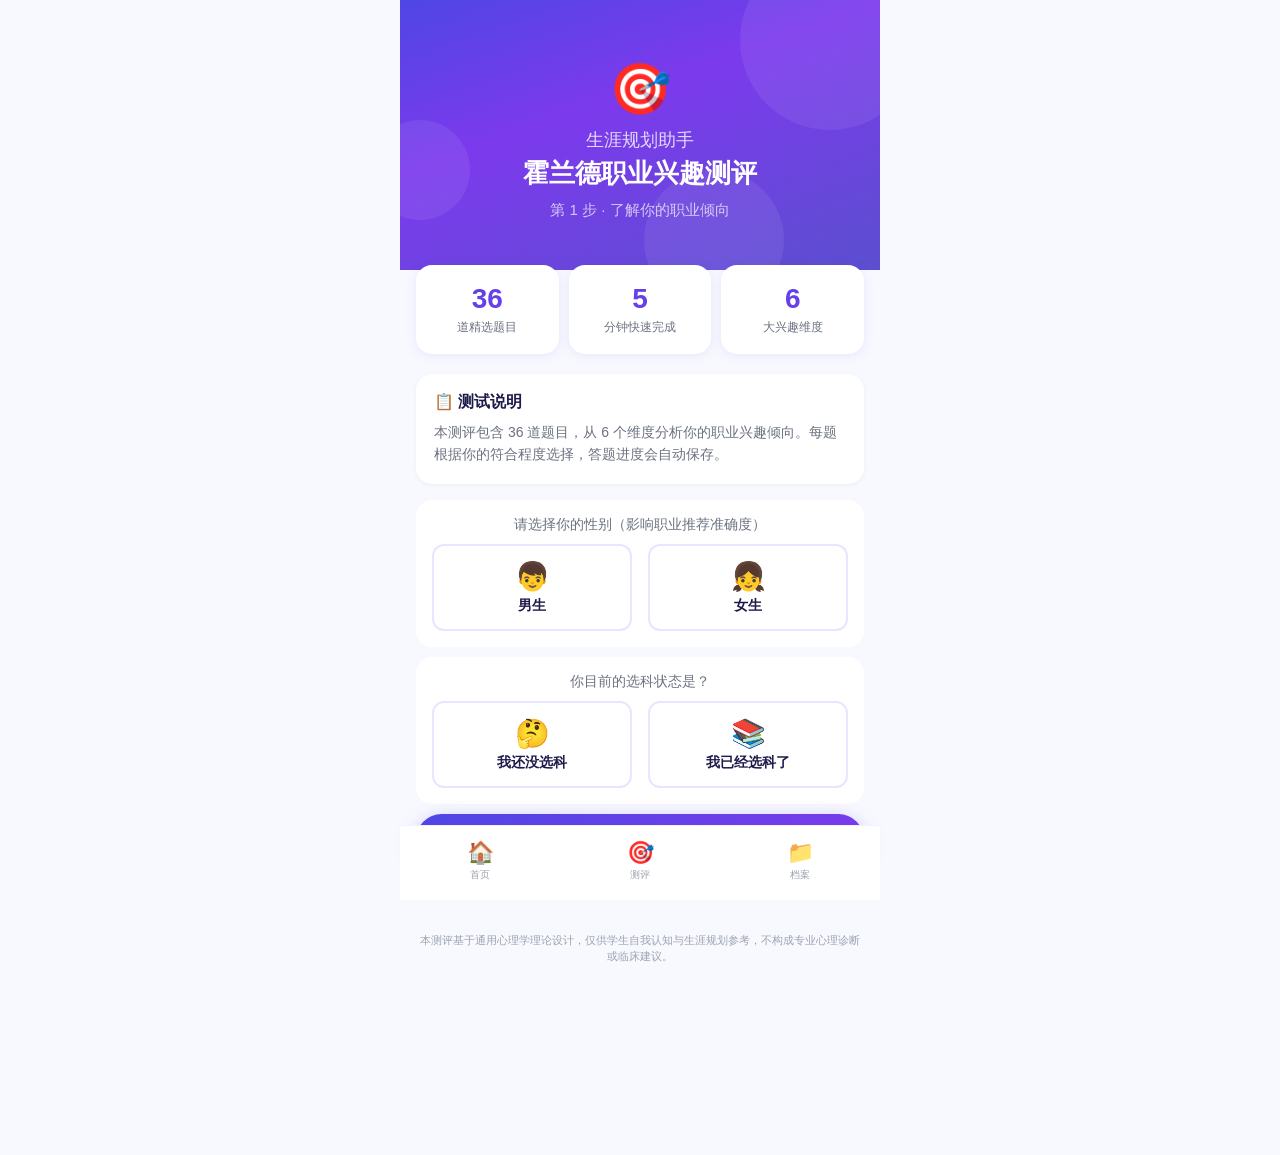
<file: index.html>
<!DOCTYPE html>
<html lang="zh-CN">
<head>
<meta charset="UTF-8">
<meta name="viewport" content="width=device-width, initial-scale=1.0, maximum-scale=1.0, user-scalable=no">
<title>生涯规划助手</title>
<style>
/* 生涯规划助手 Web版 样式 */
:root {
  --primary: #4F46E5; --primary-light: #7C73FF; --primary-dark: #4338CA;
  --primary-bg: #EEF2FF; --gradient-primary: linear-gradient(135deg, #4F46E5, #7C3AED);
  --gradient-hero: linear-gradient(160deg, #4F46E5 0%, #7C3AED 40%, #5B4FCF 100%);
  --success: #51CF66; --success-bg: #EBFBEE; --warning: #FFA94D; --warning-bg: #FFF4E6;
  --danger: #FF6B6B; --danger-bg: #FFF0F0; --info: #6366F1; --info-bg: #EDE9FE;
  --text: #1E1B4B; --text2: #6B7280; --text3: #9CA3AF; --bg: #F8F9FF; --white: #FFF;
  --border: #E8E5FF; --shadow: 0 2px 12px rgba(91,79,207,0.1);
  --radius: 12px; --radius-lg: 16px; --radius-xl: 22px; --radius-full: 999px;
}
* { margin: 0; padding: 0; box-sizing: border-box; }
body { font-family: -apple-system, BlinkMacSystemFont, 'PingFang SC', 'Microsoft YaHei', sans-serif; font-size: 15px; color: var(--text); background: var(--bg); max-width: 480px; margin: 0 auto; min-height: 100vh; position: relative; }
.page { display: none; min-height: 100vh; padding-bottom: 100px; }
.page.active { display: block; }

/* ===== 通用 ===== */
.flex-between { display: flex; justify-content: space-between; align-items: center; }
.flex-center { display: flex; align-items: center; justify-content: center; }
.btn-primary, .btn-confirm, .btn-outline { display: block; width: 100%; padding: 14px 0; font-size: 17px; font-weight: 600; text-align: center; border-radius: var(--radius-full); border: none; cursor: pointer; }
.btn-confirm { background: var(--gradient-primary); color: #FFF; box-shadow: 0 6px 20px rgba(79,70,229,0.35); animation: pulse 2.5s infinite; }
.btn-primary { background: var(--gradient-primary); color: #FFF; }
.btn-outline { background: transparent; color: var(--primary); border: 2px solid var(--border); }
.btn-block { width: 100%; }
.btn-half { flex: 1; padding: 12px 0; font-size: 15px; }
@keyframes pulse { 0%,100% { box-shadow: 0 6px 20px rgba(79,70,229,0.35); } 50% { box-shadow: 0 6px 30px rgba(79,70,229,0.55); } }
.card { background: #FFF; border-radius: var(--radius-lg); padding: 20px; margin: 14px 16px; box-shadow: var(--shadow); }
.card-elevated { box-shadow: 0 4px 18px rgba(91,79,207,0.12); }
.block { margin: 0 16px 16px; }
.tag { display: inline-flex; align-items: center; padding: 4px 12px; border-radius: var(--radius-full); font-size: 12px; font-weight: 500; margin: 2px; }
.tag-blue { background: var(--primary-bg); color: var(--primary); }
.tag-green { background: var(--success-bg); color: #2F9E44; }
.tag-orange { background: var(--warning-bg); color: #E8590C; }
.tag-red { background: var(--danger-bg); color: #E03131; }
.tag-purple { background: var(--info-bg); color: var(--info); }
.divider { height: 1px; background: var(--border); margin: 16px 0; }
.disclaimer { padding: 10px 20px; font-size: 11px; color: var(--text3); text-align: center; line-height: 1.5; }
.section-label { font-size: 16px; font-weight: 600; display: block; margin-bottom: 10px; }
.section-hint { font-size: 13px; color: var(--text3); display: block; margin-bottom: 10px; }
.desc-text { font-size: 14px; color: var(--text2); line-height: 1.6; display: block; }
.mt-8 { margin-top: 8px; } .mt-12 { margin-top: 12px; } .mt-16 { margin-top: 16px; } .mt-20 { margin-top: 20px; } .mt-24 { margin-top: 24px; } .mt-32 { margin-top: 32px; }
.empty-state { text-align: center; padding: 60px 20px; }
.empty-icon { font-size: 50px; display: block; margin-bottom: 10px; }
.empty-text { font-size: 16px; color: var(--text3); display: block; }
.empty-desc { font-size: 13px; color: var(--text3); }

/* ===== Page Header ===== */
.page-header { background: var(--gradient-hero); padding: 40px 20px 48px; text-align: center; }
.page-header-title { font-size: 22px; font-weight: 700; color: #FFF; display: block; }
.page-header-sub { font-size: 14px; color: rgba(255,255,255,0.75); display: block; margin-top: 4px; }

/* ===== 欢迎页 ===== */
.landing-hero { position: relative; padding: 60px 20px 50px; overflow: hidden; background: var(--gradient-hero); }
.hero-shapes { position: absolute; inset: 0; }
.shape { position: absolute; border-radius: 50%; background: rgba(255,255,255,0.07); }
.s1 { width: 180px; height: 180px; top: -50px; right: -40px; }
.s2 { width: 100px; height: 100px; top: 120px; left: -30px; }
.s3 { width: 140px; height: 140px; bottom: -40px; right: 20%; }
.hero-center { position: relative; z-index: 1; text-align: center; }
.hero-emoji { font-size: 50px; display: block; margin-bottom: 10px; }
.hero-brand { font-size: 18px; color: rgba(255,255,255,0.8); display: block; }
.hero-title { font-size: 26px; font-weight: 800; color: #FFF; display: block; margin-top: 4px; }
.hero-desc { font-size: 15px; color: rgba(255,255,255,0.7); display: block; margin-top: 10px; }
.landing-info { display: flex; gap: 10px; padding: 20px 16px; margin-top: -25px; position: relative; z-index: 2; }
.info-card { flex: 1; background: #FFF; border-radius: var(--radius-lg); padding: 18px 10px; text-align: center; box-shadow: var(--shadow); }
.ic-num { font-size: 28px; font-weight: 800; background: var(--gradient-primary); -webkit-background-clip: text; -webkit-text-fill-color: transparent; display: block; }
.ic-label { font-size: 12px; color: var(--text2); display: block; margin-top: 4px; }
.landing-desc { margin: 0 16px 16px; background: #FFF; border-radius: var(--radius-lg); padding: 18px; box-shadow: 0 1px 4px rgba(0,0,0,0.05); }
.ld-title { font-size: 16px; font-weight: 600; display: block; margin-bottom: 8px; }
.ld-text { font-size: 14px; color: var(--text2); line-height: 1.6; display: block; }
.gender-select { margin: 0 16px 10px; background: #FFF; border-radius: var(--radius-lg); padding: 16px; }
.gs-label { font-size: 14px; color: var(--text2); display: block; margin-bottom: 10px; text-align: center; }
.gs-options { display: flex; gap: 16px; }
.gs-opt { flex: 1; text-align: center; padding: 14px; border-radius: var(--radius); border: 2px solid var(--border); cursor: pointer; transition: all 0.2s; }
.gs-active { border-color: var(--primary); background: var(--primary-bg); }
.gs-icon { font-size: 28px; display: block; }
.gs-text { font-size: 14px; font-weight: 600; display: block; margin-top: 4px; }
.landing-actions { padding: 0 16px 30px; text-align: center; }
.landing-tip { font-size: 12px; color: var(--text3); display: block; margin-top: 10px; }

/* ===== 测试页 ===== */
.progress-section { background: #fff; padding: 14px 20px; box-shadow: 0 1px 4px rgba(0,0,0,0.05); }
.progress-header { margin-bottom: 8px; }
.progress-label { font-size: 14px; color: var(--text2); }
.progress-count { font-size: 13px; color: var(--text3); }
.progress-bar-bg { height: 8px; background: #E5E7EB; border-radius: 4px; overflow: hidden; }
.progress-bar-fill { height: 100%; background: var(--gradient-primary); border-radius: 4px; transition: width 0.3s; }
.question-section { padding: 20px; }
.question-wrap { }
.question-header { display: flex; align-items: flex-start; margin-bottom: 20px; }
.question-num { background: var(--primary); color: #FFF; font-size: 13px; font-weight: 600; padding: 3px 10px; border-radius: var(--radius-full); margin-right: 10px; flex-shrink: 0; }
.question-text { font-size: 18px; font-weight: 500; line-height: 1.5; }
.options-list { display: flex; flex-direction: column; gap: 10px; }
.option-item { display: flex; align-items: center; padding: 16px; background: #F9FAFB; border-radius: var(--radius); border: 2px solid transparent; cursor: pointer; transition: all 0.15s; }
.option-selected { background: #EEF2FF; border-color: var(--primary); }
.option-radio { width: 20px; height: 20px; border-radius: 50%; border: 2px solid #D1D5DB; margin-right: 12px; display: flex; align-items: center; justify-content: center; flex-shrink: 0; }
.option-selected .option-radio { border-color: var(--primary); }
.option-radio-inner { width: 12px; height: 12px; border-radius: 50%; background: var(--primary); }
.option-label { font-size: 15px; color: #374151; }
.bottom-actions { background: #FFF; padding: 14px 20px; position: fixed; bottom: 0; left: 50%; transform: translateX(-50%); width: 100%; max-width: 480px; box-shadow: 0 -2px 10px rgba(0,0,0,0.04); }
.action-row { display: flex; gap: 12px; }
.skip-hint { text-align: center; margin-top: 10px; font-size: 12px; color: var(--text3); }

/* ===== 结果页 ===== */
.type-hero-card { background: var(--gradient-hero); padding: 36px 18px 30px; overflow: hidden; }
.thc-page-title { font-size: 22px; font-weight: 700; color: #FFF; display: block; text-align: center; }
.thc-page-sub { font-size: 13px; color: rgba(255,255,255,0.75); display: block; text-align: center; margin-top: 4px; }
.thc-body { display: flex; align-items: center; gap: 14px; margin-top: 20px; }
.thc-avatar-wrap { width: 70px; height: 70px; border-radius: 50%; background: rgba(255,255,255,0.2); flex-shrink: 0; display: flex; align-items: center; justify-content: center; }
.thc-avatar { font-size: 38px; }
.thc-info { flex: 1; }
.thc-holland-code { font-size: 22px; font-weight: 800; color: #FFF; letter-spacing: 4px; display: block; }
.thc-type-name { font-size: 14px; color: rgba(255,255,255,0.85); display: block; }
.thc-summary { font-size: 13px; color: rgba(255,255,255,0.7); display: block; margin-top: 2px; }
.thc-mbti-badge { text-align: center; background: rgba(255,255,255,0.2); border-radius: var(--radius); padding: 10px 14px; flex-shrink: 0; }
.thc-mbti-code { font-size: 20px; font-weight: 800; color: #FFF; display: block; }
.thc-mbti-name { font-size: 11px; color: rgba(255,255,255,0.8); display: block; margin-top: 2px; }
.section-header { display: flex; justify-content: space-between; align-items: center; margin-bottom: 16px; }
.section-title { font-size: 18px; font-weight: 600; }
.holland-code-badge { background: var(--primary-bg); padding: 6px 16px; border-radius: var(--radius-full); }
.code-text { font-size: 16px; font-weight: 700; color: var(--primary); letter-spacing: 3px; }
.mbti-type-badge { background: var(--info-bg); padding: 8px 18px; border-radius: var(--radius); text-align: center; }
.type-text { font-size: 20px; font-weight: 800; color: var(--info); letter-spacing: 2px; display: block; }
.type-name { font-size: 12px; color: var(--info); }
.hex-rings { display: flex; align-items: center; gap: 14px; padding: 12px 0; }
.hex-center { width: 80px; height: 80px; border-radius: 50%; flex-shrink: 0; background: var(--gradient-primary); display: flex; flex-direction: column; align-items: center; justify-content: center; }
.hex-avatar { font-size: 34px; }
.hex-code { font-size: 16px; font-weight: 800; color: #FFF; letter-spacing: 2px; }
.hex-dims { flex: 1; display: grid; grid-template-columns: 1fr 1fr 1fr; gap: 8px 4px; }
.hex-dim-item { text-align: center; }
.hdi-ring { width: 100%; height: 40px; background: #F3F4F6; border-radius: 3px; overflow: hidden; position: relative; }
.hdi-fill { position: absolute; bottom: 0; left: 0; right: 0; background: var(--gradient-primary); border-radius: 0 0 3px 3px; }
.hdi-name { font-size: 11px; color: var(--text2); display: block; }
.hdi-score { font-size: 13px; font-weight: 700; color: var(--primary); display: block; }
.score-bar-item { margin-bottom: 10px; }
.score-bar-label { display: flex; justify-content: space-between; margin-bottom: 4px; }
.bar-name { font-size: 13px; color: var(--text2); }
.bar-score { font-size: 13px; color: var(--primary); font-weight: 600; }
.score-bar-bg { height: 8px; background: #F3F4F6; border-radius: 4px; overflow: hidden; }
.score-bar-fill { height: 100%; background: var(--gradient-primary); border-radius: 4px; }
.type-desc { margin-top: 14px; padding: 14px; background: #F9FAFB; border-radius: var(--radius); }
.dim-item { margin-bottom: 14px; }
.dim-labels { display: flex; justify-content: space-between; margin-bottom: 6px; }
.dim-label { font-size: 13px; color: var(--text3); }
.dim-label.active { color: var(--primary); font-weight: 600; }
.dim-bar-bg { height: 10px; background: #F3F4F6; border-radius: 5px; overflow: hidden; display: flex; }
.dim-bar-left { height: 100%; background: var(--primary); border-radius: 5px; display: flex; align-items: center; justify-content: flex-end; padding-right: 6px; min-width: 24px; }
.dim-pct { font-size: 10px; color: #FFF; }
.traits-block { margin-bottom: 10px; }
.traits-label { font-size: 14px; font-weight: 600; display: block; margin-bottom: 6px; }
.result-footer { padding: 16px 20px; text-align: center; }
.footer-hint { font-size: 13px; color: var(--text3); display: block; margin-top: 8px; }

/* ===== 职业推荐 ===== */
.careers-list { padding-top: 6px; }
.career-card-el { margin: 10px 16px; cursor: pointer; transition: all 0.2s; }
.career-card-el.selected { border: 2px solid var(--primary); background: var(--primary-bg); }
.match-score { font-size: 24px; font-weight: 800; color: var(--primary); }
.match-detail { display: flex; gap: 14px; font-size: 13px; color: var(--text2); margin-top: 6px; }
.career-name { font-size: 17px; font-weight: 700; }
.footer { padding: 14px 20px; text-align: center; }

/* ===== 选科/分数输入 ===== */
.step-title { font-size: 17px; font-weight: 700; display: block; margin-bottom: 6px; }
.step-desc { font-size: 13px; color: var(--text2); display: block; line-height: 1.5; }
.all-score-grid { display: grid; grid-template-columns: 1fr 1fr 1fr; gap: 10px; margin-top: 14px; }
.asg-name { font-size: 13px; color: var(--text2); display: block; margin-bottom: 4px; text-align: center; }
.asg-input, .subject-input { width: 100%; height: 44px; text-align: center; font-size: 16px; font-weight: 600; background: #F8F9FF; border: 2px solid var(--border); border-radius: 8px; }
.compare-bars { margin-top: 10px; }
.cb-row { display: flex; align-items: center; gap: 8px; margin-bottom: 8px; }
.cb-label { font-size: 13px; width: 80px; color: var(--text2); }
.cb-bar-bg { flex: 1; height: 10px; background: #F3F4F6; border-radius: 5px; overflow: hidden; }
.cb-bar { height: 100%; border-radius: 5px; }
.cb-blue { background: var(--primary); } .cb-purple { background: #7C3AED; }
.cb-pct { font-size: 13px; font-weight: 600; width: 40px; text-align: right; }
.strength-box { } .box-label { font-size: 13px; font-weight: 600; display: block; margin-bottom: 4px; }
.combo-card { padding: 14px; margin: 8px 0; background: #F9FAFB; border-radius: var(--radius); }
.combo-card.top-recommend { background: var(--primary-bg); border: 2px solid var(--primary); }
.combo-rank { font-size: 11px; font-weight: 700; color: var(--primary); background: #FFF; padding: 2px 8px; border-radius: 20px; }
.combo-name { font-size: 16px; font-weight: 700; }
.combo-match-tag { font-size: 12px; color: #51CF66; font-weight: 600; }
.combo-desc { font-size: 13px; color: var(--text2); margin-top: 4px; display: block; }

.total-score-card { margin: 14px 16px; background: var(--gradient-primary); border-radius: var(--radius-xl); padding: 24px; text-align: center; color: #FFF; }
.total-label { font-size: 14px; color: rgba(255,255,255,0.8); display: block; }
.total-score-display { display: flex; align-items: baseline; justify-content: center; gap: 4px; }
.total-number { font-size: 52px; font-weight: 800; }
.total-unit { font-size: 18px; color: rgba(255,255,255,0.7); }
.si-select { width: 100%; padding: 10px; border: 2px solid var(--border); border-radius: var(--radius); font-size: 14px; background: #FFF; }
.form-row { display: flex; gap: 14px; } .form-half { flex: 1; }
.form-label-sm { font-size: 12px; color: var(--text3); display: block; margin-bottom: 2px; }
.pref-province-grid { display: flex; flex-wrap: wrap; gap: 8px; }
.pp-item { padding: 8px 14px; border-radius: 30px; border: 2px solid #E5E7EB; font-size: 13px; background: #F9FAFB; color: var(--text2); cursor: pointer; }
.pp-active { border-color: var(--primary); background: var(--primary); color: #FFF; font-weight: 600; }
.pp-count { display: block; text-align: center; font-size: 13px; color: var(--primary); font-weight: 600; margin-top: 6px; }
.elective-grid { display: grid; grid-template-columns: 1fr 1fr 1fr; gap: 10px; margin-top: 10px; }
.el-item { text-align: center; padding: 14px 6px; border-radius: var(--radius); border: 2px solid #E5E7EB; background: #F9FAFB; cursor: pointer; }
.el-active { border-color: var(--primary); background: var(--primary-bg); }
.el-icon { font-size: 24px; display: block; } .el-name { font-size: 14px; font-weight: 600; } .el-full { font-size: 11px; color: var(--text3); }
.el-count { display: block; text-align: center; font-size: 13px; color: var(--primary); font-weight: 600; margin-top: 8px; }
.subject-grid { display: grid; grid-template-columns: 1fr 1fr 1fr; gap: 14px 8px; }
.subject-item { text-align: center; }
.subject-name { font-size: 14px; color: var(--text2); display: block; margin-bottom: 4px; font-weight: 500; }
.si-input { width: 100%; padding: 10px; font-size: 20px; font-weight: 700; border: none; border-bottom: 2px solid var(--border); }
.form-label { font-size: 15px; font-weight: 500; color: var(--text2); display: block; margin-bottom: 8px; }

/* ===== 院校匹配 ===== */
.province-block { margin-bottom: 4px; }
.province-header { display: flex; justify-content: space-between; align-items: center; padding: 14px 20px; background: #FFF; border-bottom: 1px solid #F3F0FF; cursor: pointer; }
.province-header.pref-province { background: linear-gradient(135deg, #F0FDF4, #FFF); }
.ph-left { display: flex; align-items: center; gap: 6px; }
.ph-icon { font-size: 16px; } .ph-name { font-size: 17px; font-weight: 700; }
.ph-badge { background: #51CF66; color: #FFF; font-size: 10px; padding: 2px 8px; border-radius: 20px; }
.ph-right { display: flex; align-items: center; gap: 6px; }
.ph-count { font-size: 13px; color: var(--text3); }
.cat-header { padding: 10px 20px 4px; }
.cat-name { font-size: 15px; font-weight: 600; }
.school-card-el { background: #FFF; border-radius: var(--radius); padding: 18px; margin: 0 14px 10px; box-shadow: 0 1px 4px rgba(0,0,0,0.05); cursor: pointer; }
.school-card-el.reach-style { border-left: 4px solid var(--warning); }
.card-top { margin-bottom: 10px; }
.school-name { font-size: 17px; font-weight: 700; }
.school-location { font-size: 12px; color: var(--text3); }
.score-row { display: flex; gap: 10px; font-size: 13px; color: var(--text2); margin-bottom: 4px; }
.score-item { flex: 1; }
.majors-expand { display: none; }
.school-card-el.expanded .majors-expand { display: block; }
.major-row { display: flex; justify-content: space-between; padding: 8px 10px; border-radius: 6px; margin: 3px 0; background: #F9FAFB; }
.major-row.major-match { background: #F0FDF4; }
.mr-name { font-size: 13px; font-weight: 500; }
.mr-diff { font-size: 12px; font-weight: 600; } .mr-diff.safe { color: #51CF66; } .mr-diff.reach { color: #EF4444; }
.expand-hint { text-align: center; font-size: 12px; color: var(--primary); margin-top: 6px; }
.data-notice { margin: 14px 16px; padding: 14px; background: #FFFBEB; border: 2px solid #FDE68A; border-radius: var(--radius); }
.dn-title { font-size: 14px; font-weight: 600; color: #D97706; display: block; margin-bottom: 6px; }
.dn-text { font-size: 12px; color: #92400E; line-height: 1.5; display: block; }
.promotion-card { text-align: center; background: linear-gradient(135deg, #EEF2FF, #F0EEFF); }
.promo-icon { font-size: 34px; display: block; margin-bottom: 6px; }
.promo-title { font-size: 17px; font-weight: 600; display: block; }
.promo-desc { font-size: 14px; color: var(--text2); display: block; margin: 6px 0 14px; }
.archive-link { display: block; text-align: center; font-size: 14px; color: var(--text3); margin-top: 8px; cursor: pointer; }

/* ===== 报告 ===== */
.block-title { font-size: 17px; font-weight: 700; display: flex; align-items: center; gap: 8px; margin-bottom: 14px; }
.block-num { font-size: 22px; font-weight: 800; color: var(--primary); }
.dual-card { display: flex; gap: 10px; margin-bottom: 10px; }
.dcard { flex: 1; text-align: center; padding: 16px; border-radius: var(--radius); }
.dcard-personality { background: var(--info-bg); } .dcard-holland { background: var(--primary-bg); }
.dc-label { font-size: 12px; color: var(--text3); display: block; }
.dc-big { font-size: 26px; font-weight: 800; display: block; margin: 4px 0; }
.dcard-personality .dc-big { color: var(--info); } .dcard-holland .dc-big { color: var(--primary); }
.dc-name { font-size: 13px; color: var(--text2); }
.info-text { font-size: 14px; color: var(--text2); line-height: 1.6; display: block; }
.career-block { padding: 10px 0; border-bottom: 1px solid var(--border); }
.cb-name { font-size: 15px; font-weight: 600; display: block; }
.cb-desc { font-size: 13px; color: var(--text2); display: block; margin-top: 4px; }
.sub-title { font-size: 15px; font-weight: 600; display: block; margin-bottom: 8px; }
.school-row { padding: 8px 0; font-size: 13px; color: var(--text2); border-bottom: 1px solid var(--border); }
.school-row.reach { border-left: 3px solid var(--warning); padding-left: 10px; }
.fixed-bottom { position: fixed; bottom: 0; left: 50%; transform: translateX(-50%); width: 100%; max-width: 480px; background: #FFF; padding: 12px 20px 16px; box-shadow: 0 -2px 10px rgba(0,0,0,0.06); }
.bottom-links { display: flex; justify-content: center; gap: 20px; margin-top: 8px; }
.link-item { font-size: 13px; color: var(--text3); cursor: pointer; }

/* ===== 档案 ===== */
.update-time { text-align: center; padding: 10px; font-size: 12px; color: var(--text3); }
.ar-value { font-size: 18px; font-weight: 600; display: block; }
.ar-value.highlight { color: var(--primary); font-size: 22px; }

/* ===== 首页 ===== */
.home-hero { position: relative; padding: 50px 20px; overflow: hidden; background: var(--gradient-hero); }
.hs { position: absolute; border-radius: 50%; background: rgba(255,255,255,0.06); }
.hs1 { width: 180px; height: 180px; top: -60px; right: -50px; }
.hs2 { width: 100px; height: 100px; top: 100px; left: -30px; }
.hs3 { width: 130px; height: 130px; bottom: -40px; right: 20%; }
.hero-inner { position: relative; z-index: 1; text-align: center; }
.hero-slogan { font-size: 18px; color: rgba(255,255,255,0.85); display: block; margin-top: 6px; }
.quick-actions { display: grid; grid-template-columns: 1fr 1fr; gap: 14px; padding: 20px 16px; margin-top: -25px; position: relative; z-index: 2; }
.qa-card { background: #FFF; border-radius: var(--radius-xl); padding: 22px 14px; box-shadow: var(--shadow); cursor: pointer; text-align: center; }
.qa-icon-wrap { width: 50px; height: 50px; border-radius: 50%; display: flex; align-items: center; justify-content: center; margin: 0 auto 10px; }
.qa-icon-test { background: #F0EEFF; } .qa-icon-career { background: #EDE9FE; } .qa-icon-score { background: #EFF6FF; } .qa-icon-archive { background: #FFF0F6; }
.qa-icon { font-size: 24px; }
.qa-title { font-size: 15px; font-weight: 700; display: block; }
.qa-desc { font-size: 11px; color: var(--text3); display: block; margin-top: 3px; }

/* ===== 底部导航 ===== */
.bottom-nav { position: fixed; bottom: 0; left: 50%; transform: translateX(-50%); width: 100%; max-width: 480px; background: #FFF; border-top: 1px solid #F3F0FF; z-index: 999; padding: 8px 0 12px; display: flex; justify-content: space-around; }
.body-has-nav { padding-bottom: 80px; }
.nav-item { display: flex; flex-direction: column; align-items: center; padding: 6px 0; cursor: pointer; }
.nav-icon { font-size: 22px; } .nav-label { font-size: 10px; color: var(--text3); margin-top: 2px; }

/* ===== Toast/Modal ===== */
.toast { position: fixed; top: 50%; left: 50%; transform: translate(-50%,-50%); background: rgba(0,0,0,0.75); color: #FFF; padding: 12px 24px; border-radius: 8px; font-size: 14px; z-index: 999; opacity: 0; transition: opacity 0.3s; pointer-events: none; }
.toast.show { opacity: 1; }
.modal-overlay { position: fixed; inset: 0; background: rgba(0,0,0,0.5); z-index: 998; display: flex; align-items: center; justify-content: center; }
.modal-box { background: #FFF; border-radius: var(--radius-xl); padding: 24px; width: 85%; max-width: 380px; }
.modal-title { font-size: 17px; font-weight: 700; margin-bottom: 12px; }
.modal-body { font-size: 14px; color: var(--text2); line-height: 1.6; margin-bottom: 16px; }
.modal-btns { display: flex; gap: 10px; }
.modal-btns button { flex: 1; padding: 10px 0; border: none; border-radius: 30px; font-size: 15px; font-weight: 600; cursor: pointer; }
.modal-btns .btn-primary { background: var(--gradient-primary); color: #FFF; }
.modal-btns .btn-cancel { background: #F3F4F6; color: var(--text2); }

.footer-actions { padding: 16px 0; text-align: center; }

</style>
</head>
<body>
<div id="loading-overlay" style="position:fixed;inset:0;background:#F8F9FF;z-index:9999;display:flex;align-items:center;justify-content:center;font-size:16px;color:#6B7280;">⏳ 加载中...</div>

<!-- ====== 欢迎页 ====== -->
<section id="page-landing" class="page active">
  <div class="landing-hero">
    <div class="hero-shapes"><span class="shape s1"></span><span class="shape s2"></span><span class="shape s3"></span></div>
    <div class="hero-center">
      <span class="hero-emoji">🎯</span>
      <span class="hero-brand">生涯规划助手</span>
      <span class="hero-title">霍兰德职业兴趣测评</span>
      <span class="hero-desc">第 1 步 · 了解你的职业倾向</span>
    </div>
  </div>
  <div class="landing-info">
    <div class="info-card"><span class="ic-num">36</span><span class="ic-label">道精选题目</span></div>
    <div class="info-card"><span class="ic-num">5</span><span class="ic-label">分钟快速完成</span></div>
    <div class="info-card"><span class="ic-num">6</span><span class="ic-label">大兴趣维度</span></div>
  </div>
  <div class="landing-desc">
    <span class="ld-title">📋 测试说明</span>
    <span class="ld-text">本测评包含 36 道题目，从 6 个维度分析你的职业兴趣倾向。每题根据你的符合程度选择，答题进度会自动保存。</span>
  </div>
  <div class="gender-select">
    <span class="gs-label">请选择你的性别（影响职业推荐准确度）</span>
    <div class="gs-options">
      <div class="gs-opt" data-gender="male" onclick="App.selectGender('male',this)"><span class="gs-icon">👦</span><span class="gs-text">男生</span></div>
      <div class="gs-opt" data-gender="female" onclick="App.selectGender('female',this)"><span class="gs-icon">👧</span><span class="gs-text">女生</span></div>
    </div>
  </div>
  <div class="gender-select">
    <span class="gs-label">你目前的选科状态是？</span>
    <div class="gs-options">
      <div class="gs-opt" data-entry="before" onclick="App.selectEntry('before',this)"><span class="gs-icon">🤔</span><span class="gs-text">我还没选科</span></div>
      <div class="gs-opt" data-entry="after" onclick="App.selectEntry('after',this)"><span class="gs-icon">📚</span><span class="gs-text">我已经选科了</span></div>
    </div>
  </div>
  <div class="landing-actions">
    <button class="btn-confirm btn-block" id="start-btn" onclick="App.startJourney()">开始测评 →</button>
    <span class="landing-tip" id="start-tip">请先选择性别和选科状态</span>
  </div>
  <div class="disclaimer">本测评基于通用心理学理论设计，仅供学生自我认知与生涯规划参考，不构成专业心理诊断或临床建议。</div>
</section>

<!-- ====== 霍兰德测试 ====== -->
<section id="page-holland-test" class="page">
  <div class="test-page">
    <div class="progress-section">
      <div class="progress-wrap"><div class="progress-header flex-between"><span class="progress-label">霍兰德职业兴趣测评</span><span class="progress-count" id="h-progress-text">0 / 36</span></div><div class="progress-bar-bg"><div class="progress-bar-fill" id="h-progress-bar"></div></div></div>
    </div>
    <div class="question-section" id="h-question-area"></div>
    <div class="bottom-actions">
      <div class="action-row">
        <button class="btn-outline btn-half" id="h-prev-btn" onclick="App.hollandTest.prev()">上一题</button>
        <button class="btn-primary btn-half" id="h-next-btn" onclick="App.hollandTest.next()">下一题</button>
        <button class="btn-confirm btn-half" id="h-submit-btn" onclick="App.hollandTest.submit()" style="display:none">提交测评</button>
      </div>
      <div class="skip-hint" id="h-skip-hint"><span>点击"下一题"自动保存进度</span></div>
    </div>
  </div>
</section>

<!-- ====== 校园性格测试 ====== -->
<section id="page-mbti-test" class="page">
  <div class="test-page">
    <div class="progress-section">
      <div class="progress-wrap"><div class="progress-header flex-between"><span class="progress-label">校园性格测评</span><span class="progress-count" id="m-progress-text">0 / 28</span></div><div class="progress-bar-bg"><div class="progress-bar-fill" id="m-progress-bar"></div></div></div>
    </div>
    <div class="question-section" id="m-question-area"></div>
    <div class="bottom-actions">
      <div class="action-row">
        <button class="btn-outline btn-half" id="m-prev-btn" onclick="App.mbtiTest.prev()">上一题</button>
        <button class="btn-primary btn-half" id="m-next-btn" onclick="App.mbtiTest.next()">下一题</button>
        <button class="btn-confirm btn-half" id="m-submit-btn" onclick="App.mbtiTest.submit()" style="display:none">提交测评</button>
      </div>
    </div>
  </div>
</section>

<!-- ====== 测试结果 ====== -->
<section id="page-test-result" class="page">
  <div class="type-hero-card" id="result-hero"></div>
  <div class="card card-elevated block">
    <div class="section-header flex-between"><span class="section-title">🎯 霍兰德职业兴趣</span><span class="holland-code-badge"><span class="code-text" id="res-holland-code"></span></span></div>
    <div class="hex-rings" id="hex-rings"></div>
    <div class="score-bars" id="h-score-bars"></div>
    <div class="type-desc" id="h-type-desc"></div>
  </div>
  <div class="card card-elevated block">
    <div class="section-header flex-between"><span class="section-title">🧠 校园性格类型</span><span class="mbti-type-badge"><span class="type-text" id="res-mbti-code"></span><span class="type-name" id="res-mbti-name"></span></span></div>
    <div class="dimension-bars" id="mbti-dim-bars"></div>
    <div class="traits-section" id="mbti-traits"></div>
    <div class="desc-text" id="mbti-learning"></div>
  </div>
  <div class="result-footer"><button class="btn-primary btn-block" onclick="App.navigateTo('career-recommend')">查看推荐职业 →</button><span class="footer-hint">基于性格+兴趣综合匹配，推荐适配职业方向</span></div>
</section>

<!-- ====== 职业推荐 ====== -->
<section id="page-career-recommend" class="page">
  <div class="page-header"><span class="page-header-title">你的适配职业方向</span><span class="page-header-sub" id="career-header-sub"></span></div>
  <div class="careers-list" id="career-list"></div>
  <div class="footer" id="career-footer" style="display:none"><button class="btn-confirm btn-block" onclick="App.confirmCareer()">确认职业，继续 →</button><span class="footer-hint" id="career-footer-text"></span></div>
</section>

<!-- ====== 选科推荐 ====== -->
<section id="page-subject-choice" class="page">
  <div class="page-header"><span class="page-header-title">选科分析</span><span class="page-header-sub">全科成绩 + 兴趣 + 意愿综合分析</span></div>
  <div id="subject-combo-area"></div>
  <div id="subject-analysis-area" style="display:none"></div>
</section>

<!-- ====== 分数输入 ====== -->
<section id="page-score-input" class="page">
  <div class="page-header"><span class="page-header-title">输入模考成绩</span><span class="page-header-sub">自动算总分，精准匹配目标院校</span></div>
  <div class="card card-elevated"><span class="section-label">📍 所在省份</span><div class="form-row"><div class="form-half"><select id="si-province" class="si-select" onchange="App.onProvinceChange()"></select></div><div class="form-half"><select id="si-city" class="si-select" onchange="App.onCityChange()"></select></div></div></div>
  <div class="card card-elevated"><span class="section-label">🎯 意向就读省份（可多选）</span><div class="pref-province-grid" id="pref-province-grid"></div><span class="pp-count" id="pp-count-text" style="display:none"></span></div>
  <div class="total-score-card"><span class="total-label">📊 总分（自动计算）</span><div class="total-score-display"><span class="total-number" id="si-total">0</span><span class="total-unit">/ 750</span></div></div>
  <div class="card card-elevated"><span class="section-label">📋 选考科目（选3门）</span><span class="section-hint">语数英必考，勾选3门选考科目</span><div class="elective-grid" id="elective-grid"></div><span class="el-count" id="el-count-text">已选 0 / 3 科</span></div>
  <div class="card card-elevated"><span class="section-label">各科成绩</span><div class="subject-grid" id="si-subject-grid"></div></div>
  <div class="card card-elevated"><span class="form-label">省排名（选填）</span><input class="si-input" type="number" id="si-ranking" placeholder="如不清楚可不填"></div>
  <div class="footer"><button class="btn-confirm btn-block" onclick="App.startMatch()">开始匹配院校 →</button></div>
</section>

<!-- ====== 院校匹配 ====== -->
<section id="page-school-match" class="page">
  <div class="page-header"><span class="page-header-title">院校匹配结果</span><span class="page-header-sub" id="sm-subtitle"></span></div>
  <div id="school-match-content"></div>
  <div class="data-notice"><span class="dn-title">📢 数据使用声明</span><span class="dn-text">院校投档线数据仅供生涯规划参考。实际录取分数线每年变化，具体请以当年省教育考试院官方公布为准。</span></div>
  <div class="footer"><button class="btn-confirm btn-block" onclick="App.navigateTo('report')">生成完整报告 →</button><span class="archive-link mt-16" onclick="App.navigateTo('archive')">📁 查看生涯档案</span></div>
</section>

<!-- ====== 分差分析 ====== -->
<section id="page-gap-analysis" class="page">
  <div class="page-header"><span class="page-header-title">分差与学习分析</span><span class="page-header-sub">精准定位薄弱学科，制定提分策略</span></div>
  <div id="gap-content"></div>
  <div class="card promotion-card" id="gap-encourage" style="display:none"><span class="promo-icon">💪</span><span class="promo-title" id="gap-encourage-title"></span><span class="promo-desc">重点突破薄弱学科，合理分配学习时间，持续努力一定能达成目标。</span></div>
  <div class="footer"><button class="btn-outline btn-block" onclick="App.navigateTo('report')">生成完整测评报告</button></div>
</section>

<!-- ====== 测评报告 ====== -->
<section id="page-report" class="page">
  <div class="page-header"><span class="page-header-title">📋 生涯规划测评报告</span><span class="page-header-sub">校园性格分析 + 霍兰德职业兴趣 · 综合报告</span></div>
  <div id="report-content"></div>
  <div class="disclaimer">本测评基于通用心理学理论设计，仅供学生自我认知与生涯规划参考，不构成专业心理诊断或临床建议。</div>
  <div class="fixed-bottom"><button class="btn-confirm btn-block" onclick="App.saveReport()">📥 保存报告图片</button><div class="bottom-links"><span class="link-item" onclick="App.navigateTo('archive')">📁 一生一档</span><span class="link-item" onclick="App.navigateTo('home')">🏠 返回首页</span></div></div>
  <canvas id="report-canvas" style="display:none"></canvas>
</section>

<!-- ====== 学生档案 ====== -->
<section id="page-student-archive" class="page">
  <div class="page-header"><span class="page-header-title">📁 个人生涯档案</span><span class="page-header-sub">一生一档 · 数据汇总</span></div>
  <div id="archive-content"></div>
</section>

<!-- ====== 首页 ====== -->
<section id="page-home" class="page">
  <div class="home-hero"><div class="hero-shapes"><span class="hs hs1"></span><span class="hs hs2"></span><span class="hs hs3"></span></div><div class="hero-inner"><span class="hero-emoji">🎓</span><span class="hero-brand">生涯规划助手</span><span class="hero-slogan">找准方向，每一步都算数</span></div></div>
  <div class="quick-actions">
    <div class="qa-card" onclick="App.navigateTo('landing')"><div class="qa-icon-wrap qa-icon-test"><span class="qa-icon">🎯</span></div><span class="qa-title">开始测评</span><span class="qa-desc">霍兰德兴趣 + 校园性格分析</span></div>
    <div class="qa-card" onclick="App.navigateTo('career-recommend')"><div class="qa-icon-wrap qa-icon-career"><span class="qa-icon">💼</span></div><span class="qa-title">职业推荐</span><span class="qa-desc">匹配最适合的职业方向</span></div>
    <div class="qa-card" onclick="App.navigateTo('score-input')"><div class="qa-icon-wrap qa-icon-score"><span class="qa-icon">📊</span></div><span class="qa-title">院校匹配</span><span class="qa-desc">输入成绩匹配目标大学</span></div>
    <div class="qa-card" onclick="App.navigateTo('archive')"><div class="qa-icon-wrap qa-icon-archive"><span class="qa-icon">📁</span></div><span class="qa-title">一生一档</span><span class="qa-desc">个人生涯档案汇总</span></div>
  </div>
  <div class="disclaimer mt-32">院校投档线数据仅供参考，实际录取分数线每年变化，请以各省教育考试院官方公布为准。</div>
</section>

<!-- ====== Toast/Modal ====== -->
<div id="toast" class="toast"></div>
<div id="modal-overlay" class="modal-overlay" style="display:none" onclick="App.closeModal()"><div class="modal-box" onclick="event.stopPropagation()"><div class="modal-title" id="modal-title"></div><div class="modal-body" id="modal-body"></div><div class="modal-btns" id="modal-btns"></div></div></div>

<!-- 底部导航 -->
<nav class="bottom-nav" id="bottom-nav" style="display:none">
  <div class="nav-item" onclick="App.navigateTo('home')"><span class="nav-icon">🏠</span><span class="nav-label">首页</span></div>
  <div class="nav-item" onclick="App.navigateTo('landing')"><span class="nav-icon">🎯</span><span class="nav-label">测评</span></div>
  <div class="nav-item" onclick="App.navigateTo('archive')"><span class="nav-icon">📁</span><span class="nav-label">档案</span></div>
</nav>

<!-- ====== JS ====== -->

<script src="js/bundle.js" defer></script>
</body>
</html>
</file>
